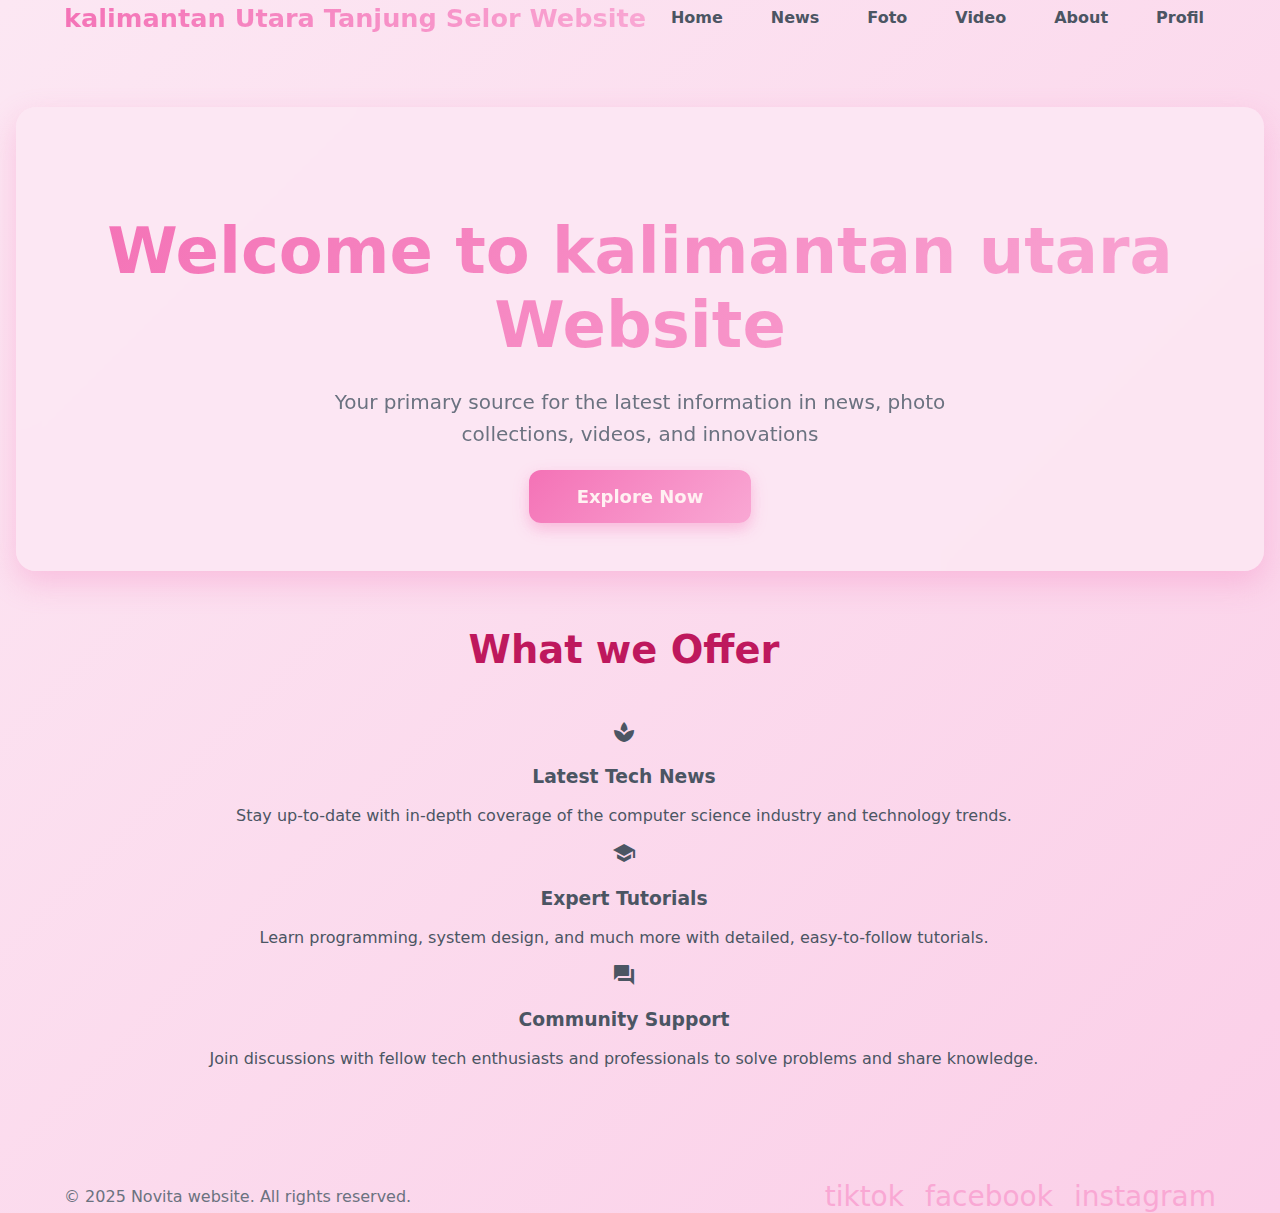
<file: index.html>
<!DOCTYPE html>
<html>
<head>
    <title>Im@Website - Home</title>
    <link href="https://fonts.googleapis.com/icon?family=Material+Icons" rel="stylesheet" />
    <link rel="stylesheet" href="index.css" />
</head>
<body>
    <header class="banner class=header">
        <div class="container header-container">
            <a href="index.html" class="brand" aria-label="Ima homepage">kalimantan Utara Tanjung Selor Website</a>
            <nav role="navigation" aria-label="Primary navigation" class="nav">
                <a href="index.html" class="nav-link" tabindex="0">Home</a>
                <a href="News.html" class="nav-link" tabindex="0">News</a>
                <a href="Foto.html" class="nav-link" tabindex="0">Foto</a>
                <a href="Vidio.html" class="nav-link" tabindex="0">Video</a>
                <a href="About.html" class="nav-link" tabindex="0">About</a>
                <a href="Profil.html" class="nav-link" tabindex="0">Profil</a>
            </nav>
        </div>
    </header>

    <main class="main-content">
        <section class="hero">
            <div class="container hero-content">
                <h1>Welcome to kalimantan utara Website</h1>
                <p>Your primary source for the latest information in news, photo collections, videos, and innovations</p>
                <a href="#" class="btn-primary" role="button">Explore Now</a>
            </div>
        </section>

        <section class="features container">
            <h2 class="section-title">What we Offer</h2>
            <div class="features-grid">
                <article class="feature-card" tabindex="0">
                    <span class="material-icons feature-icon" aria-hidden="true">newspaper</span>
                    <h3>Latest Tech News</h3>
                    <p>Stay up-to-date with in-depth coverage of the computer science industry and technology trends.</p>
                </article>

                <article class="feature-card" tabindex="0">
                    <span class="material-icons feature-icon" aria-hidden="true">school</span>
                    <h3>Expert Tutorials</h3>
                    <p>Learn programming, system design, and much more with detailed, easy-to-follow tutorials.</p>
                </article>

                <article class="feature-card" tabindex="0">
                    <span class="material-icons feature-icon" aria-hidden="true">forum</span>
                    <h3>Community Support</h3>
                    <p>Join discussions with fellow tech enthusiasts and professionals to solve problems and share knowledge.</p>
                </article>
            </div>
        </section>
    </main>

    <footer class="footer" role="contentinfo">
        <div class="container footer-content">
            <p>&copy; 2025 Novita website. All rights reserved.</p>
            <nav aria-label="Social media">
                <a href="#" class="social-link" aria-label="Visit Ima Tiktok"><span class="material-icons-outlined">tiktok</span></a>
                <a href="#" class="social-link" aria-label="Visit Ima Facebook"><span class="material-icons-outlined">facebook</span></a>
                <a href="#" class="social-link" aria-label="Visit Ima Instagram"><span class="material-icons-outlined">instagram</span></a>
            </nav>
        </div>
    </footer>

</body>
</html>
</file>
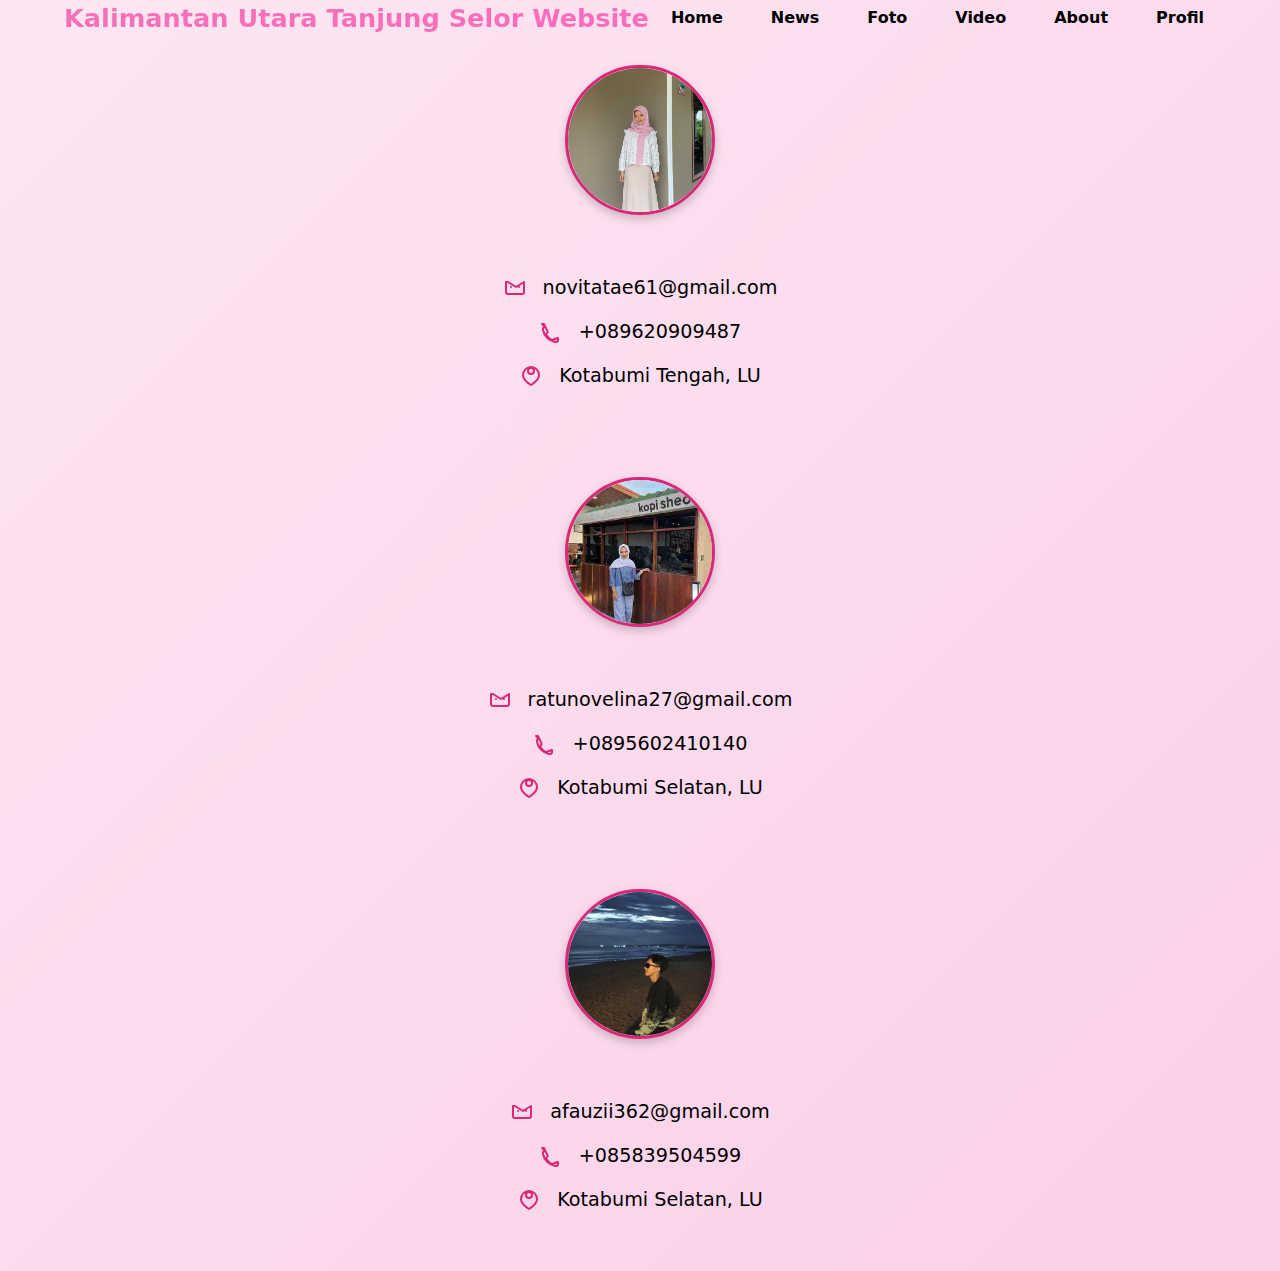
<file: About.html>
<!DOCTYPE html>
<html>
<head>
    <title>Profil Team</title>
    <link rel="stylesheet" type="text/css" href="About.css" />
</head>
<body>
     <header class="banner class=header">
        <div class="container header-container">
            <a href="index.html" class="brand" aria-label="Ima homepage">Kalimantan Utara Tanjung Selor Website</a>
            <nav role="navigation" aria-label="Primary navigation" class="nav">
                <a href="index.html" class="nav-link" tabindex="0">Home</a>
                <a href="News.html" class="nav-link" tabindex="0">News</a>
                <a href="Foto.html" class="nav-link" tabindex="0">Foto</a>
                <a href="Vidio.html" class="nav-link" tabindex="0">Video</a>
                <a href="About.html" class="nav-link" tabindex="0">About</a>
                <a href="Profil.html" class="nav-link" tabindex="0">Profil</a>
            </nav>
        </div>
    </header>

      <div class="foto-container">
  <img src="novita.jpg" alt="Foto Profil" class="foto-profil">
</div>

    <section class="contact-info" aria-label="Contact Information">
      <div class="contact-item" title="Email Address">
        <svg xmlns="http://www.w3.org/2000/svg" fill="none" viewBox="0 0 24 24" stroke="currentColor" aria-hidden="true">
        <path stroke-linejoin="round" stroke-linecap="round" stroke-width="2" d="M16 12h.01M8 12h.01M3 7v10a2 2 0 002 2h14a2 2 0 002-2V7l-8 5-8-5z"/></svg>
        <span>novitatae61@gmail.com</span>
      </div>
      <div class="contact-item" title="Phone Number">
        <svg xmlns="http://www.w3.org/2000/svg" fill="none" stroke="currentColor" viewBox="0 0 24 24" aria-hidden="true">
        <path stroke-linejoin="round" stroke-linecap="round" stroke-width="2" d="M3 5h2l3.6 7.59a1 1 0 01-.26 1.11l-1.42 1.42a16.03 16.03 0 006.52 6.52l1.42-1.42a1 1 0 011.11-.26L19 19v2a2 2 0 01-2 2h-1a15 15 0 01-12-12v-1a2 2 0 012-2z"/></svg>
        <span>+089620909487</span>
      </div>
      <div class="contact-item" title="Location">
        <svg xmlns="http://www.w3.org/2000/svg" fill="none" stroke="currentColor" viewBox="0 0 24 24" aria-hidden="true"><path stroke-linejoin="round" stroke-linecap="round" stroke-width="2" d="M12 11c1.656 0 3-1.344 3-3s-1.344-3-3-3-3 1.344-3 3 1.344 3 3 3zM12 22s8-4.5 8-10A8 8 0 004 12c0 5.5 8 10 8 10z"/></svg>
        <span>Kotabumi Tengah, LU</span>
      </div>
    </section>

    <div class="foto-container">
  <img src="ratuu.jpg" alt="Foto Profil" class="foto-profil">
</div>

    <section class="contact-info" aria-label="Contact Information">
      <div class="contact-item" title="Email Address">
        <svg xmlns="http://www.w3.org/2000/svg" fill="none" viewBox="0 0 24 24" stroke="currentColor" aria-hidden="true">
        <path stroke-linejoin="round" stroke-linecap="round" stroke-width="2" d="M16 12h.01M8 12h.01M3 7v10a2 2 0 002 2h14a2 2 0 002-2V7l-8 5-8-5z"/></svg>
        <span>ratunovelina27@gmail.com</span>
      </div>
      <div class="contact-item" title="Phone Number">
        <svg xmlns="http://www.w3.org/2000/svg" fill="none" stroke="currentColor" viewBox="0 0 24 24" aria-hidden="true">
        <path stroke-linejoin="round" stroke-linecap="round" stroke-width="2" d="M3 5h2l3.6 7.59a1 1 0 01-.26 1.11l-1.42 1.42a16.03 16.03 0 006.52 6.52l1.42-1.42a1 1 0 011.11-.26L19 19v2a2 2 0 01-2 2h-1a15 15 0 01-12-12v-1a2 2 0 012-2z"/></svg>
        <span>+0895602410140</span>
      </div>
      <div class="contact-item" title="Location">
        <svg xmlns="http://www.w3.org/2000/svg" fill="none" stroke="currentColor" viewBox="0 0 24 24" aria-hidden="true"><path stroke-linejoin="round" stroke-linecap="round" stroke-width="2" d="M12 11c1.656 0 3-1.344 3-3s-1.344-3-3-3-3 1.344-3 3 1.344 3 3 3zM12 22s8-4.5 8-10A8 8 0 004 12c0 5.5 8 10 8 10z"/></svg>
        <span>Kotabumi Selatan, LU</span>
      </div>
    </section>

<div class="foto-container">
  <img src="fauzii.jpg" alt="Foto Profil" class="foto-profil">
</div>

    <section class="contact-info" aria-label="Contact Information">
      <div class="contact-item" title="Email Address">
        <svg xmlns="http://www.w3.org/2000/svg" fill="none" viewBox="0 0 24 24" stroke="currentColor" aria-hidden="true">
        <path stroke-linejoin="round" stroke-linecap="round" stroke-width="2" d="M16 12h.01M8 12h.01M3 7v10a2 2 0 002 2h14a2 2 0 002-2V7l-8 5-8-5z"/></svg>
        <span>afauzii362@gmail.com</span>
      </div>
      <div class="contact-item" title="Phone Number">
        <svg xmlns="http://www.w3.org/2000/svg" fill="none" stroke="currentColor" viewBox="0 0 24 24" aria-hidden="true">
        <path stroke-linejoin="round" stroke-linecap="round" stroke-width="2" d="M3 5h2l3.6 7.59a1 1 0 01-.26 1.11l-1.42 1.42a16.03 16.03 0 006.52 6.52l1.42-1.42a1 1 0 011.11-.26L19 19v2a2 2 0 01-2 2h-1a15 15 0 01-12-12v-1a2 2 0 012-2z"/></svg>
        <span>+085839504599</span>
      </div>
      <div class="contact-item" title="Location">
        <svg xmlns="http://www.w3.org/2000/svg" fill="none" stroke="currentColor" viewBox="0 0 24 24" aria-hidden="true"><path stroke-linejoin="round" stroke-linecap="round" stroke-width="2" d="M12 11c1.656 0 3-1.344 3-3s-1.344-3-3-3-3 1.344-3 3 1.344 3 3 3zM12 22s8-4.5 8-10A8 8 0 004 12c0 5.5 8 10 8 10z"/></svg>
        <span>Kotabumi Selatan, LU</span>
      </div>
    </section>

</body>
</html>
</file>
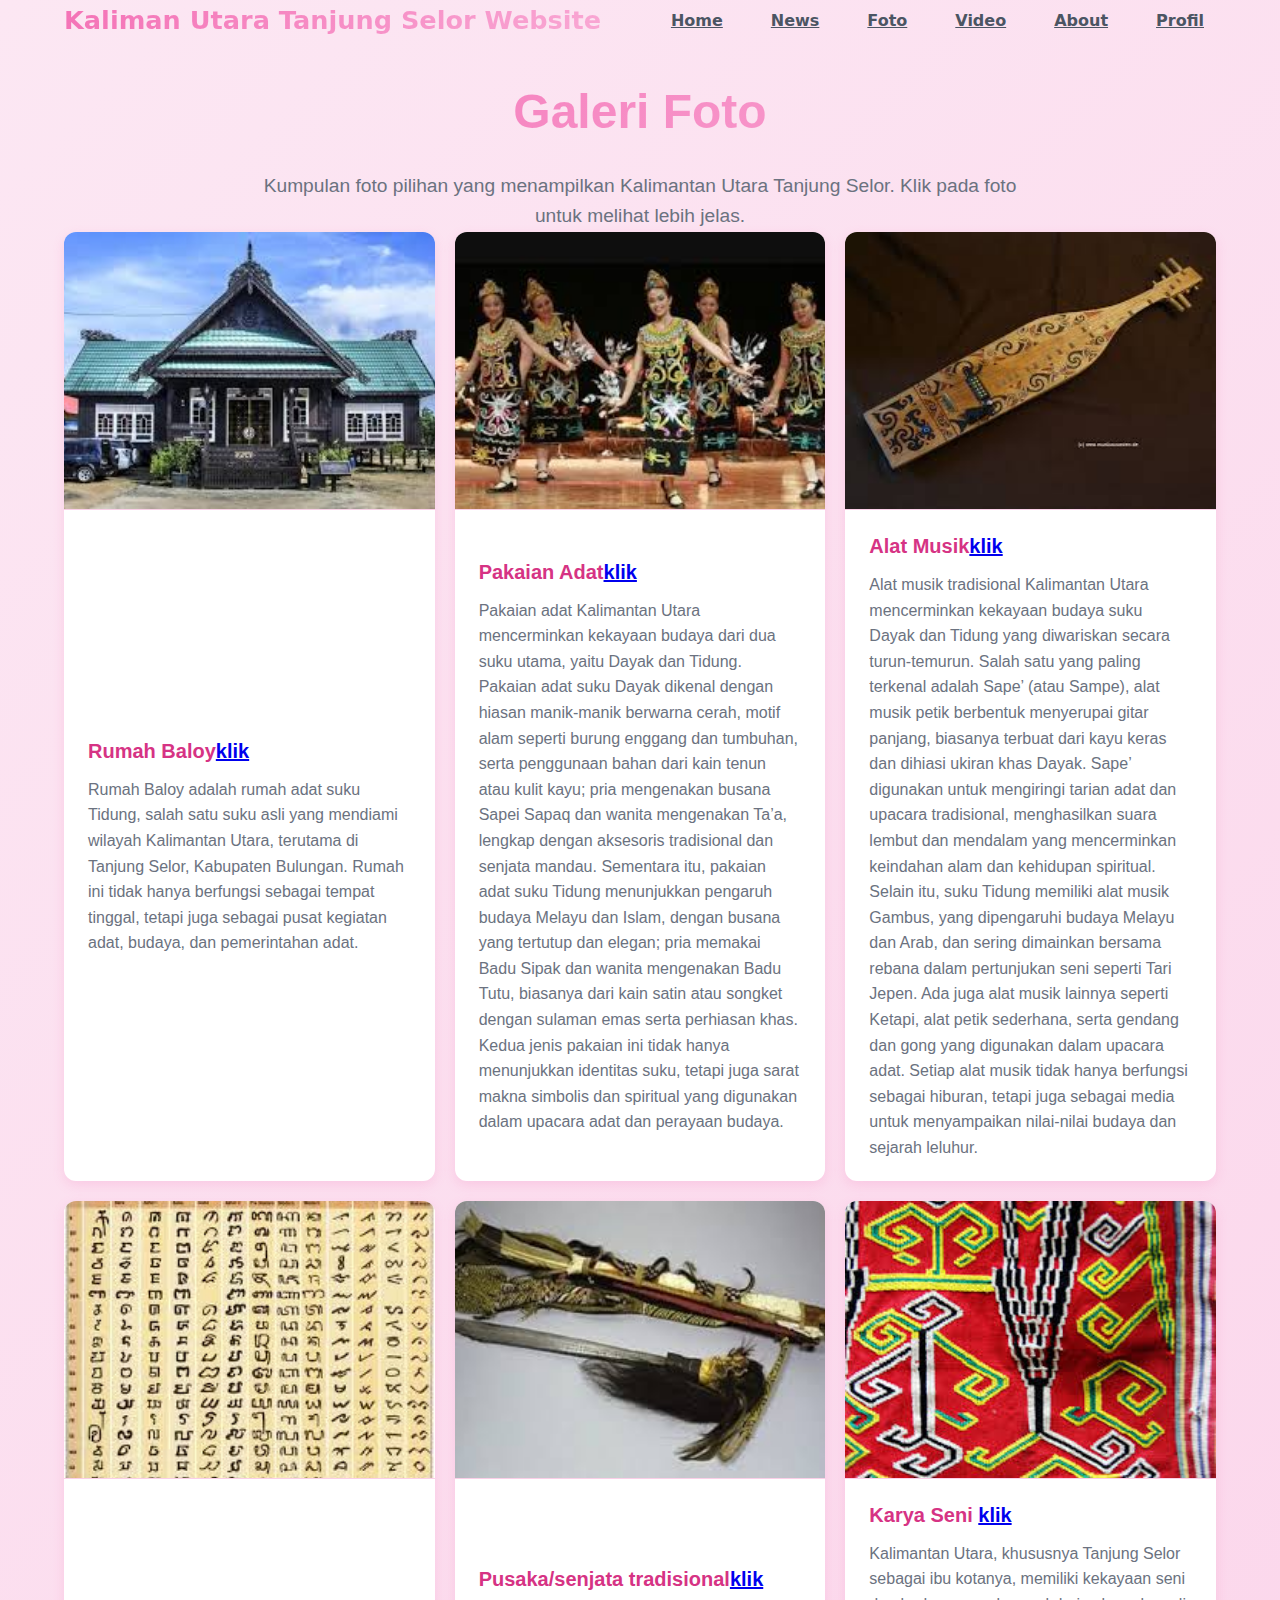
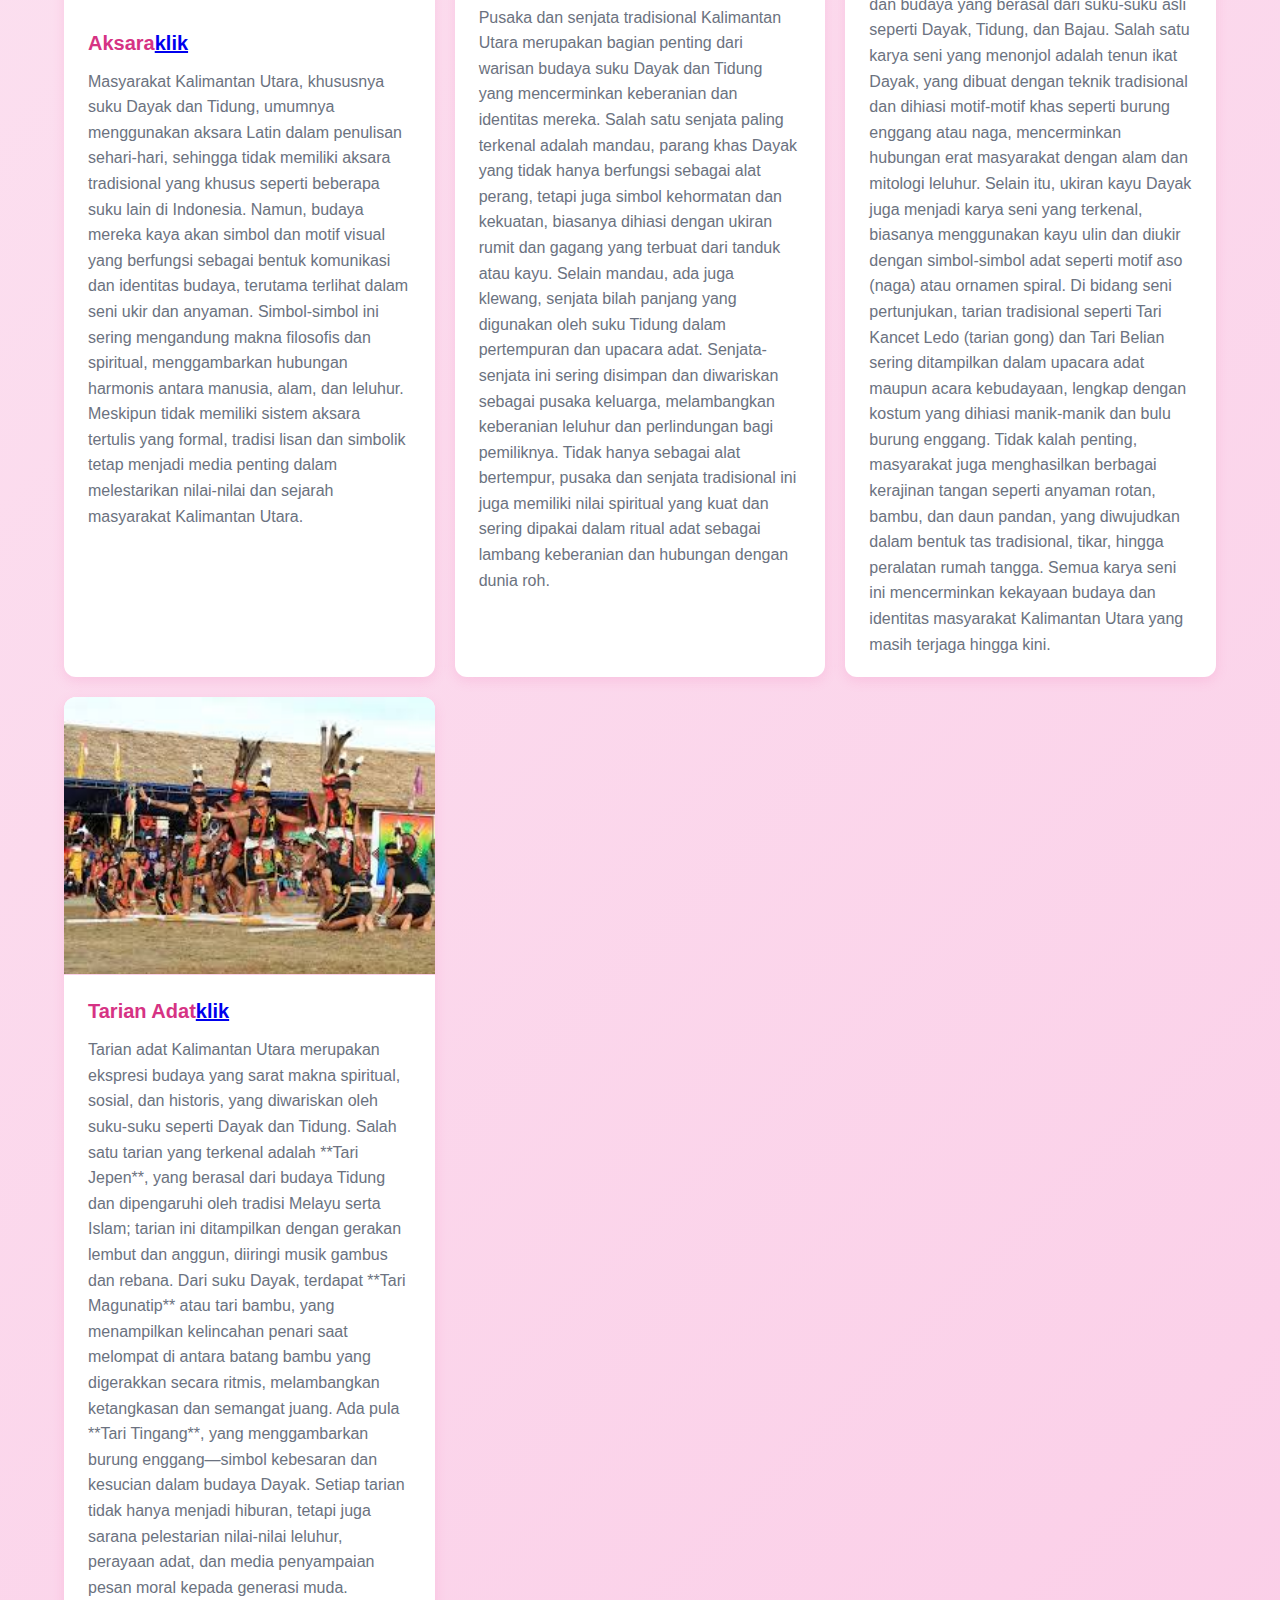
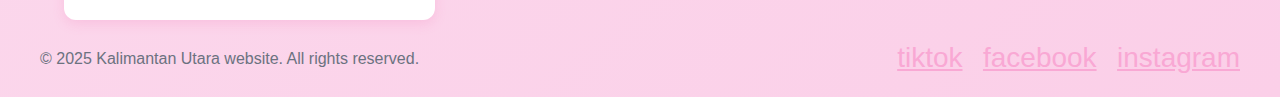
<file: Foto.html>
<!DOCTYPE html>
<html>
<head>
    <title>Galeri Foto</title>
    <link rel="stylesheet" type="text/css" href="Poto.css" />
</head>
<body>
     <header class="banner class=header">
        <div class="container header-container">
            <a href="index.html" class="brand" aria-label="Ima homepage">Kaliman Utara Tanjung Selor Website</a>
            <nav role="navigation" aria-label="Primary navigation" class="nav">
                <a href="index.html" class="nav-link" tabindex="0">Home</a>
                <a href="News.html" class="nav-link" tabindex="0">News</a>
                <a href="Foto.html" class="nav-link" tabindex="0">Foto</a>
                <a href="Vidio.html" class="nav-link" tabindex="0">Video</a>
                <a href="About.html" class="nav-link" tabindex="0">About</a>
                <a href="Profil.html" class="nav-link" tabindex="0">Profil</a>
            </nav>
        </div>
    </header>

<main class="container" role="main" aria-label="Galeri Foto">
    <h1>Galeri Foto</h1>
    <p class="description">Kumpulan foto pilihan yang menampilkan Kalimantan Utara Tanjung Selor. Klik pada foto untuk melihat lebih jelas.</p>
    
    <section class="gallery-grid">
        <article class="card" tabindex="0" aria-label="Rumah Adat">
            <img src="rumah adat.jpeg" alt="Rumah Adat" loading="lazy" />
            <div class="card-body">
                <h2 class="card-title"> Rumah Baloy<a href="rumah adat.jpeg">klik</a></h2>
                <p class="card-desc">Rumah Baloy adalah rumah adat suku Tidung, salah satu suku asli yang mendiami
                    wilayah Kalimantan Utara, terutama di Tanjung Selor, Kabupaten Bulungan. Rumah ini tidak hanya
                    berfungsi sebagai tempat tinggal, tetapi juga sebagai pusat kegiatan adat, budaya, dan pemerintahan adat.</p>
            </div>
        </article>
    
        <article class="card" tabindex="0" aria-label="Pakaian Adat">
            <img src="pakaian adat.jpeg " alt="Pakaian Adat" loading="lazy" />
            <div class="card-body">
                <h2 class="card-title">Pakaian Adat<a href="pakaian adat.jpeg">klik</a></h2>
                <p class="card-desc">Pakaian adat Kalimantan Utara mencerminkan kekayaan budaya dari dua suku utama,
                     yaitu Dayak dan Tidung. Pakaian adat suku Dayak dikenal dengan hiasan manik-manik berwarna 
                     cerah, motif alam seperti burung enggang dan tumbuhan, serta penggunaan bahan dari kain tenun 
                     atau kulit kayu; pria mengenakan busana Sapei Sapaq dan wanita mengenakan Ta’a, lengkap dengan 
                     aksesoris tradisional dan senjata mandau. Sementara itu, pakaian adat suku Tidung menunjukkan 
                     pengaruh budaya Melayu dan Islam, dengan busana yang tertutup dan elegan; pria memakai Badu 
                     Sipak dan wanita mengenakan Badu Tutu, biasanya dari kain satin atau songket dengan sulaman 
                     emas serta perhiasan khas. Kedua jenis pakaian ini tidak hanya menunjukkan identitas suku, 
                     tetapi juga sarat makna simbolis dan spiritual yang digunakan dalam upacara adat dan perayaan 
                     budaya.</p>
            </div>
        </article>
    
        <article class="card" tabindex="0" aria-label="Alat Musik">
            <img src="alat musik.jpeg" alt="Alat Musik" loading="lazy" />
            <div class="card-body">
                <h2 class="card-title">Alat Musik<a href="alat musik.jpeg">klik</a></h2>
                <p class="card-desc">Alat musik tradisional Kalimantan Utara mencerminkan kekayaan budaya suku Dayak
                     dan Tidung yang diwariskan secara turun-temurun. Salah satu yang paling terkenal adalah Sape’ 
                     (atau Sampe), alat musik petik berbentuk menyerupai gitar panjang, biasanya terbuat dari kayu 
                     keras dan dihiasi ukiran khas Dayak. Sape’ digunakan untuk mengiringi tarian adat dan upacara 
                     tradisional, menghasilkan suara lembut dan mendalam yang mencerminkan keindahan alam dan 
                     kehidupan spiritual. Selain itu, suku Tidung memiliki alat musik Gambus, yang dipengaruhi budaya
                    Melayu dan Arab, dan sering dimainkan bersama rebana dalam pertunjukan seni seperti Tari Jepen. 
                     Ada juga alat musik lainnya seperti Ketapi, alat petik sederhana, serta gendang dan gong yang
                    digunakan dalam upacara adat. Setiap alat musik tidak hanya berfungsi sebagai hiburan, tetapi
                     juga sebagai media untuk menyampaikan nilai-nilai budaya dan sejarah leluhur.</p>
            </div>
        </article>
    
        <article class="card" tabindex="0" aria-label="Aksara">
            <img src="aksara.jpeg" alt="Aksara" loading="lazy" />
            <div class="card-body">
                <h2 class="card-title">Aksara<a href="aksara.jpeg">klik</a></h2>
                <p class="card-desc">Masyarakat Kalimantan Utara, khususnya suku Dayak dan Tidung, umumnya menggunakan 
                    aksara Latin dalam penulisan sehari-hari, sehingga tidak memiliki aksara tradisional yang khusus 
                    seperti beberapa suku lain di Indonesia. Namun, budaya mereka kaya akan simbol dan motif visual yang 
                    berfungsi sebagai bentuk komunikasi dan identitas budaya, terutama terlihat dalam seni ukir dan anyaman.
                    Simbol-simbol ini sering mengandung makna filosofis dan spiritual, menggambarkan hubungan harmonis antara 
                    manusia, alam, dan leluhur. Meskipun tidak memiliki sistem aksara tertulis yang formal, tradisi lisan dan 
                    simbolik tetap menjadi media penting dalam melestarikan nilai-nilai dan sejarah masyarakat Kalimantan Utara.</p>
            </div>
        </article>

        <article class="card" tabindex="0" aria-label="Pusaka/Senjata Tradisional">
            <img src="senjata tradisional.jpeg" alt="Pusaka/Senjata Tradisional" loading="lazy" />
            <div class="card-body">
                <h2 class="card-title">Pusaka/senjata tradisional<a href="senjata tradisional.jpeg">klik</a></h2>
                <p class="card-desc">Pusaka dan senjata tradisional Kalimantan Utara merupakan bagian penting dari
                     warisan budaya suku Dayak dan Tidung yang mencerminkan keberanian dan identitas mereka. Salah 
                     satu senjata paling terkenal adalah mandau, parang khas Dayak yang tidak hanya berfungsi 
                     sebagai alat perang, tetapi juga simbol kehormatan dan kekuatan, biasanya dihiasi dengan 
                     ukiran rumit dan gagang yang terbuat dari tanduk atau kayu. Selain mandau, ada juga klewang, 
                     senjata bilah panjang yang digunakan oleh suku Tidung dalam pertempuran dan upacara adat. 
                     Senjata-senjata ini sering disimpan dan diwariskan sebagai pusaka keluarga, melambangkan
                     keberanian leluhur dan perlindungan bagi pemiliknya. Tidak hanya sebagai alat bertempur,
                     pusaka dan senjata tradisional ini juga memiliki nilai spiritual yang kuat dan sering dipakai
                     dalam ritual adat sebagai lambang keberanian dan hubungan dengan dunia roh.</p>
            </div>
        </article>
    
        <article class="card" tabindex="0" aria-label="Karya Seni">
            <img src="karya seni.jpeg" alt="Karya Seni" loading="lazy" />
            <div class="card-body">
                <h2 class="card-title">Karya Seni <a href="karya seni.jpeg">klik</a></h2>
                <p class="card-desc">Kalimantan Utara, khususnya Tanjung Selor sebagai ibu kotanya, memiliki kekayaan
                     seni dan budaya yang berasal dari suku-suku asli seperti Dayak, Tidung, dan Bajau. Salah satu karya
                     seni yang menonjol adalah tenun ikat Dayak, yang dibuat dengan teknik tradisional dan dihiasi 
                     motif-motif khas seperti burung enggang atau naga, mencerminkan hubungan erat masyarakat dengan
                     alam dan mitologi leluhur. Selain itu, ukiran kayu Dayak juga menjadi karya seni yang terkenal, 
                     biasanya menggunakan kayu ulin dan diukir dengan simbol-simbol adat seperti motif aso (naga) atau 
                     ornamen spiral. Di bidang seni pertunjukan, tarian tradisional seperti Tari Kancet Ledo (tarian 
                     gong) dan Tari Belian sering ditampilkan dalam upacara adat maupun acara kebudayaan, lengkap dengan
                     kostum yang dihiasi manik-manik dan bulu burung enggang. Tidak kalah penting, masyarakat juga menghasilkan 
                     berbagai kerajinan tangan seperti anyaman rotan, bambu, dan daun pandan, yang diwujudkan dalam bentuk 
                     tas tradisional, tikar, hingga peralatan rumah tangga. Semua karya seni ini mencerminkan kekayaan
                     budaya dan identitas masyarakat Kalimantan Utara yang masih terjaga hingga kini.</p>
            </div>
        </article>

        <article class="card" tabindex="0" aria-label="Tarian Adat">
            <img src="tarian adat.jpeg" alt="Tarian Adat" loading="lazy" />
            <div class="card-body">
                <h2 class="card-title">Tarian Adat<a href="tarian adat.jpeg">klik</a></h2>
                <p class="card-desc">Tarian adat Kalimantan Utara merupakan ekspresi budaya yang sarat makna spiritual,
                     sosial, dan historis, yang diwariskan oleh suku-suku seperti Dayak dan Tidung. Salah satu tarian yang 
                     terkenal adalah **Tari Jepen**, yang berasal dari budaya Tidung dan dipengaruhi oleh tradisi Melayu
                     serta Islam; tarian ini ditampilkan dengan gerakan lembut dan anggun, diiringi musik gambus dan rebana. 
                     Dari suku Dayak, terdapat **Tari Magunatip** atau tari bambu, yang menampilkan kelincahan penari saat 
                     melompat di antara batang bambu yang digerakkan secara ritmis, melambangkan ketangkasan dan semangat 
                     juang. Ada pula **Tari Tingang**, yang menggambarkan burung enggang—simbol kebesaran dan kesucian dalam
                     budaya Dayak. Setiap tarian tidak hanya menjadi hiburan, tetapi juga sarana pelestarian nilai-nilai 
                     leluhur, perayaan adat, dan media penyampaian pesan moral kepada generasi muda.</p>
            </div>
        </article>
    </section>
</main>
<footer class="footer" role="contentinfo">
        <div class="container footer-content">
            <p>&copy; 2025 Kalimantan Utara website. All rights reserved.</p>
            <nav aria-label="Social media">
                <a href="#" class="social-link" aria-label="Visit Ima Tiktok"><span class="material-icons-outlined">tiktok</span></a>
                <a href="#" class="social-link" aria-label="Visit Ima Facebook"><span class="material-icons-outlined">facebook</span></a>
                <a href="#" class="social-link" aria-label="Visit Ima Instagram"><span class="material-icons-outlined">instagram</span></a>
            </nav>
        </div>
    </footer>
</body>
</html>
</file>
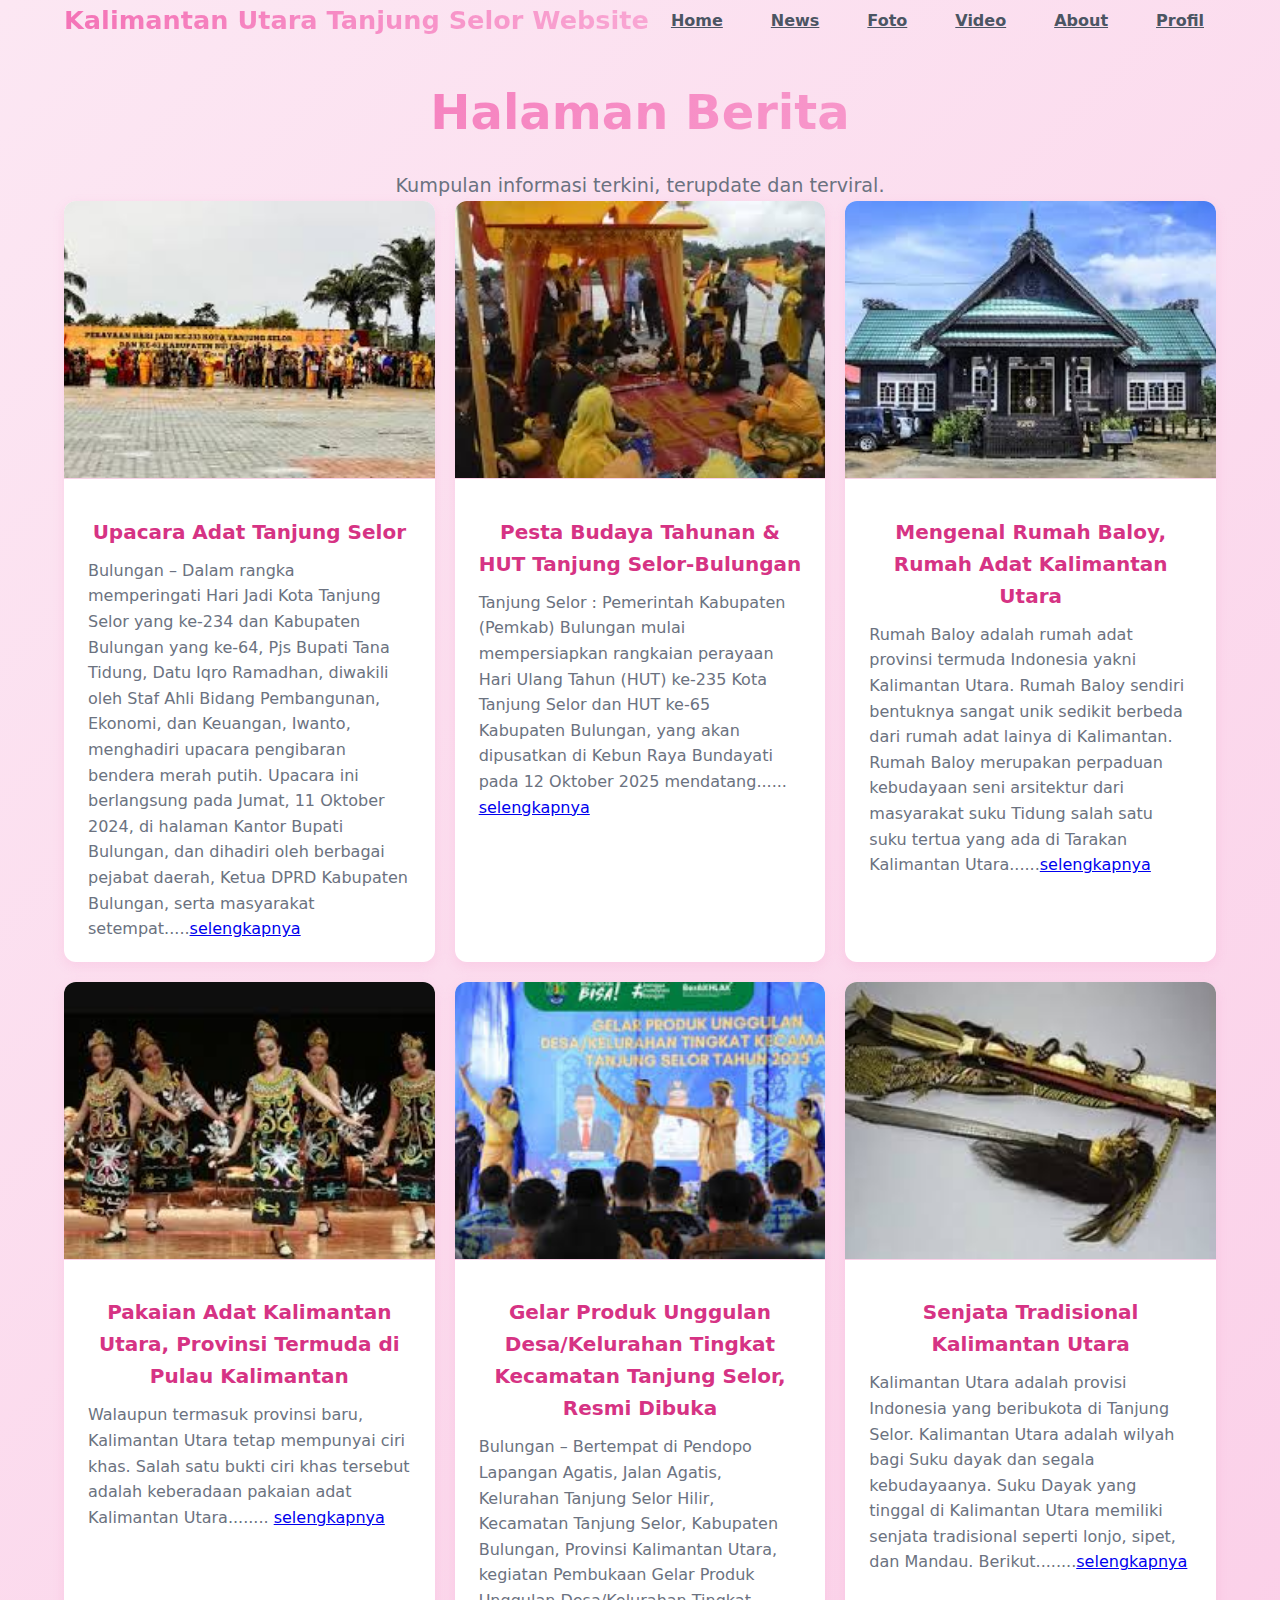
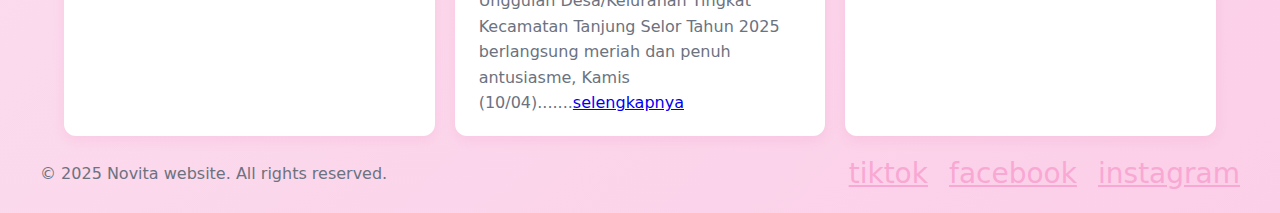
<file: News.html>
<!DOCTYPE html>
<html>
<head>
    <title>Halaman Berita</title>
    <link rel="stylesheet" type="text/css" href="News.css" />
</head>
<body>
    <header class="banner class=header">
        <div class="container header-container">
            <a href="index.html" class="brand" aria-label="Ima homepage">Kalimantan Utara Tanjung Selor Website</a>
            <nav role="navigation" aria-label="Primary navigation" class="nav">
                <a href="index.html" class="nav-link" tabindex="0">Home</a>
                <a href="News.html" class="nav-link" tabindex="0">News</a>
                <a href="Foto.html" class="nav-link" tabindex="0">Foto</a>
                <a href="Vidio.html" class="nav-link" tabindex="0">Video</a>
                <a href="About.html" class="nav-link" tabindex="0">About</a>
                <a href="Profil.html" class="nav-link" tabindex="0">Profil</a>
            </nav>
        </div>
    </header>

<main class="container" role="main" aria-label="Galeri Foto">
    <h1>Halaman Berita</h1>
    <p class="description">Kumpulan informasi terkini, terupdate dan terviral.</p>
    
    <section class="gallery-grid">
        <article class="card" tabindex="0" aria-label="Raja Ampat">
            <img src="upacara tanjung selor.jpeg" alt="Upacara Adat Tanjung Selor" loading="lazy" />
            <div class="card-body">
                <h2 class="card-title">Upacara Adat Tanjung Selor</h2>
                <p class="card-desc">Bulungan – Dalam rangka memperingati Hari Jadi Kota Tanjung Selor yang ke-234 
                    dan Kabupaten Bulungan yang ke-64, Pjs Bupati Tana Tidung, Datu Iqro Ramadhan, diwakili oleh 
                    Staf Ahli Bidang Pembangunan, Ekonomi, dan Keuangan, Iwanto, menghadiri upacara pengibaran 
                    bendera merah putih. Upacara ini berlangsung pada Jumat, 11 Oktober 2024, di halaman Kantor 
                    Bupati Bulungan, dan dihadiri oleh berbagai pejabat daerah, Ketua DPRD Kabupaten Bulungan, 
                    serta masyarakat setempat.....<a href="https://tanatidungkab.go.id/pustaka-9552-Pjs-Bupati-Tana-Tidung-Hadiri-Upacara-Peringatan-HUT-Kota-Tanjung-Selor-dan-Kabup-jpg-">selengkapnya</a></p>
            </div>
        </article>

        <article class="card" tabindex="0" aria-label="">
            <img src="acara tahunan tanjung selor.jpeg" alt="Pesta Budaya Tahunan & HUT Tanjung Selor" loading="lazy" />
            <div class="card-body">
                <h2 class="card-title">Pesta Budaya Tahunan & HUT Tanjung Selor-Bulungan</h2>
                <p class="card-desc">Tanjung Selor : Pemerintah Kabupaten (Pemkab) Bulungan mulai mempersiapkan 
                    rangkaian perayaan Hari Ulang Tahun (HUT) ke-235 Kota Tanjung Selor dan HUT ke-65 Kabupaten 
                    Bulungan, yang akan dipusatkan di Kebun Raya Bundayati pada 12 Oktober 2025 mendatang......
                    <a href="https://www.rri.co.id/tarakan/daerah/1579427/birau-2025-bulungan-digelar-di-kebun-raya-bundayati">selengkapnya</a></p>
            </div>
        </article>
        
        <article class="card" tabindex="0" aria-label="">
            <img src="rumah adat.jpeg" alt="Mengenal Rumah Baloy, Rumah Adat Kalimantan Utara" loading="lazy" />
            <div class="card-body">
                <h2 class="card-title">Mengenal Rumah Baloy, Rumah Adat Kalimantan Utara</h2>
                <p class="card-desc">Rumah Baloy adalah rumah adat provinsi termuda Indonesia yakni Kalimantan Utara. 
                    Rumah Baloy sendiri bentuknya sangat unik sedikit berbeda dari rumah adat lainya di Kalimantan. 
                    Rumah Baloy merupakan perpaduan kebudayaan seni arsitektur dari masyarakat suku Tidung salah satu
                    suku tertua yang ada di Tarakan Kalimantan Utara......<a href="https://backpackerjakarta.com/mengenal-rumah-baloy-rumah-adat-kalimantan-utara/">selengkapnya</a></p>
            </div>
        </article>

        <article class="card" tabindex="0" aria-label="">
            <img src="pakaian adat.jpeg" alt="Pakaian Adat Kalimantan Utara, Provinsi Termuda di Pulau Kalimantan" loading="lazy" />
            <div class="card-body">
                <h2 class="card-title">Pakaian Adat Kalimantan Utara, Provinsi Termuda di Pulau Kalimantan</h2>
                <p class="card-desc">Walaupun termasuk provinsi baru, Kalimantan Utara tetap mempunyai ciri khas.
                     Salah satu bukti ciri khas tersebut adalah keberadaan pakaian adat Kalimantan Utara........
                     <a href="https://kumparan.com/sejarah-dan-sosial/pakaian-adat-kalimantan-utara-provinsi-termuda-di-pulau-kalimantan-22ZaRdNlMsQ/2">selengkapnya</a></p>
            </div>
        </article>

        <article class="card" tabindex="0" aria-label="">
            <img src="gelar produk.jpeg" alt="Gelar Produk Unggulan Desa/Kelurahan Tingkat Kecamatan Tanjung Selor, Resmi Dibuka" loading="lazy" />
            <div class="card-body">
                <h2 class="card-title">Gelar Produk Unggulan Desa/Kelurahan Tingkat Kecamatan Tanjung Selor, Resmi Dibuka</h2>
                <p class="card-desc">Bulungan – Bertempat di Pendopo Lapangan Agatis, Jalan Agatis, Kelurahan Tanjung 
                    Selor Hilir, Kecamatan Tanjung Selor, Kabupaten Bulungan, Provinsi Kalimantan Utara, kegiatan 
                    Pembukaan Gelar Produk Unggulan Desa/Kelurahan Tingkat Kecamatan Tanjung Selor Tahun 2025 
                    berlangsung meriah dan penuh antusiasme, Kamis (10/04).......<a href="https://kabarbulungan.com/2025/04/10/gelar-produk-unggulan-desa-kelurahan-tingkat-kecamatan-tanjung-selor-resmi-dibuka/">selengkapnya</a></p>
            </div>
        </article>

        <article class="card" tabindex="0" aria-label="">
            <img src="senjata tradisional.jpeg" alt="Senjata Tradisional Kalimantan Utara" loading="lazy" />
            <div class="card-body">
                <h2 class="card-title">Senjata Tradisional Kalimantan Utara</h2>
                <p class="card-desc">Kalimantan Utara adalah provisi Indonesia yang beribukota di Tanjung Selor. 
                    Kalimantan Utara adalah wilyah bagi Suku dayak dan segala kebudayaanya. Suku Dayak yang tinggal
                    di Kalimantan Utara memiliki senjata tradisional seperti lonjo, sipet, dan Mandau. 
                    Berikut........<a href="https://rri.co.id/lain-lain/342613/senjata-tradisional-kalimantan-utara">selengkapnya</a></p>
            </div>
        </article>
        </section>
</main>
<footer class="footer" role="contentinfo">
        <div class="container footer-content">
            <p>&copy; 2025 Novita website. All rights reserved.</p>
            <nav aria-label="Social media">
                <a href="#" class="social-link" aria-label="Visit Ima Tiktok"><span class="material-icons-outlined">tiktok</span></a>
                <a href="#" class="social-link" aria-label="Visit Ima Facebook"><span class="material-icons-outlined">facebook</span></a>
                <a href="#" class="social-link" aria-label="Visit Ima Instagram"><span class="material-icons-outlined">instagram</span></a>
            </nav>
        </div>
    </footer>
</body>
</html>
</file>
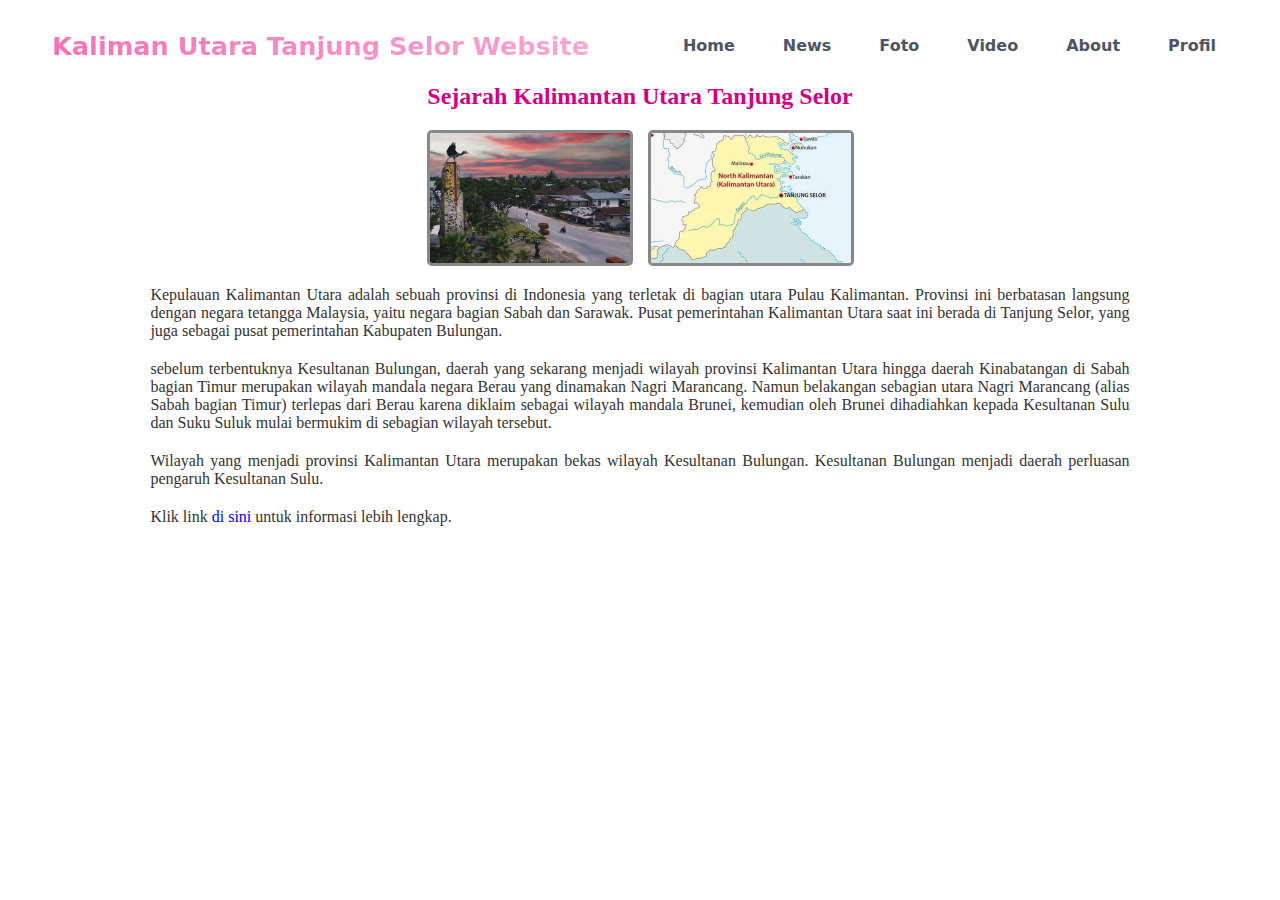
<file: Profil.html>
<!DOCTYPE html>
<html lang="id">
<head>
    <meta charset="UTF-8">
    <title>Sejarah Kalimantan Utara Tanjung Selor</title>
    <link rel="stylesheet" href="Profil.css">
</head>
<body>
     <header class="banner class=header">
        <div class="container header-container">
            <a href="index.html" class="brand" aria-label="Ima homepage">Kaliman Utara Tanjung Selor Website</a>
            <nav role="navigation" aria-label="Primary navigation" class="nav">
                <a href="index.html" class="nav-link" tabindex="0">Home</a>
                <a href="News.html" class="nav-link" tabindex="0">News</a>
                <a href="Foto.html" class="nav-link" tabindex="0">Foto</a>
                <a href="Vidio.html" class="nav-link" tabindex="0">Video</a>
                <a href="About.html" class="nav-link" tabindex="0">About</a>
                <a href="Profil.html" class="nav-link" tabindex="0">Profil</a>
            </nav>
        </div>
    </header>

    <h2>Sejarah Kalimantan Utara Tanjung Selor</h2>

    <div class="gambar-container">
        <img src="ibu kota.jpg" alt="ibu kota riau">
        <img src="peta.jpg" alt="peta">
    </div>

    <p>
        Kepulauan Kalimantan Utara adalah sebuah provinsi di Indonesia yang terletak di bagian utara Pulau Kalimantan. Provinsi ini berbatasan langsung dengan negara tetangga Malaysia, yaitu negara bagian Sabah dan Sarawak. Pusat pemerintahan Kalimantan Utara saat ini berada di Tanjung Selor, yang juga sebagai pusat pemerintahan Kabupaten Bulungan.
    </p>
    
    <p>
      sebelum terbentuknya Kesultanan Bulungan, daerah yang sekarang menjadi wilayah provinsi Kalimantan Utara hingga daerah Kinabatangan di Sabah bagian Timur merupakan wilayah mandala negara Berau yang dinamakan Nagri Marancang. Namun belakangan sebagian utara Nagri Marancang (alias Sabah bagian Timur) terlepas dari Berau karena diklaim sebagai wilayah mandala Brunei, kemudian oleh Brunei dihadiahkan kepada Kesultanan Sulu dan Suku Suluk mulai bermukim di sebagian wilayah tersebut.
    </p>
    
    <p>
       Wilayah yang menjadi provinsi Kalimantan Utara merupakan bekas wilayah Kesultanan Bulungan. Kesultanan Bulungan menjadi daerah perluasan pengaruh Kesultanan Sulu.
    </p>

    <p>Klik link <a href="https://id.wikipedia.org/wiki/Kalimantan_Utara#Sejarah" target="_blank">di sini</a> untuk informasi lebih lengkap.</p>

</body>
</html>
</file>
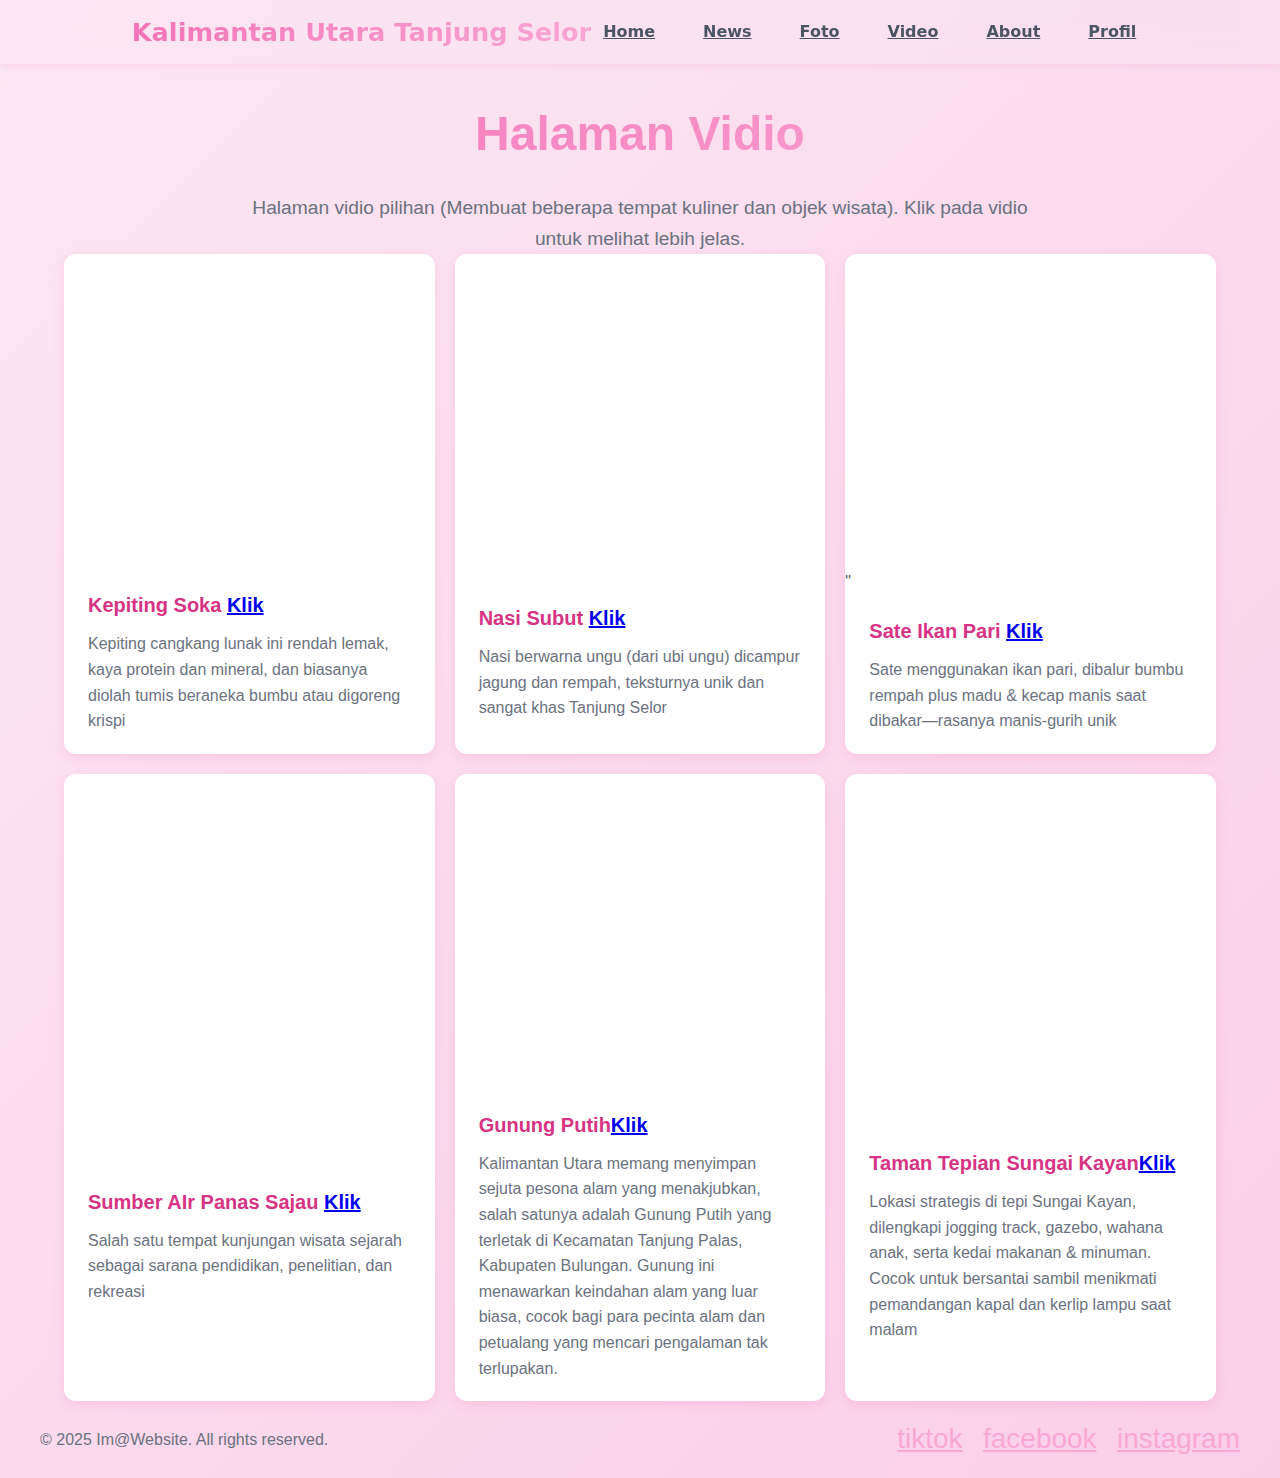
<file: Vidio.html>
<!DOCTYPE html>
<html>
<head>
    <title>Halaman Vidio</title>
    <link rel="stylesheet" type="text/css" href="Vidio.css" />
</head>
<body>
    <header role="banner" class="header">
    <div class="container header-container">
      <a href="index.html" class="brand" aria-label="Ima homepage">Kalimantan Utara Tanjung Selor</a>
      <nav role="navigation" aria-label="Primary navigation" class="nav">
        <a href="index.html" class="nav-link" tabindex="0">Home</a>
        <a href="News.html" class="nav-link" tabindex="0">News</a>
        <a href="Foto.html" class="nav-link" tabindex="0">Foto</a>
        <a href="Vidio.html" class="nav-link" tabindex="0">Video</a>
        <a href="About.html" class="nav-link" tabindex="0">About</a>
        <a href="Profil.html" class="nav-link" tabindex="0">Profil</a>
      </nav>
    </div>
  </header>
<main class="container" role="main" aria-label="Halaman Vidio">
    <h1>Halaman Vidio</h1>

    <p class="description">Halaman vidio pilihan (Membuat beberapa tempat kuliner dan objek wisata). Klik pada vidio untuk melihat lebih jelas.</p>
    <section class="gallery-grid">
        <article class="card" tabindex="0" aria-label="Kepiting Soka">
            <iframe width="560" height="315" src="https://www.youtube.com/embed/XZF-zaVw-1o?si=Ncr5Hxt2KohgNg8s" title="YouTube video player" frameborder="0" allow="accelerometer; autoplay; clipboard-write; encrypted-media; gyroscope; picture-in-picture; web-share" referrerpolicy="strict-origin-when-cross-origin" allowfullscreen></iframe>
            <div class="card-body">
                <h2 class="card-title">Kepiting Soka <a href="https://youtu.be/EwY6zQEH_rE?si=IjZ_3WcqK6W91IvI">Klik</a></h2>
                <p class="card-desc">Kepiting cangkang lunak ini rendah lemak, kaya protein dan mineral, dan biasanya diolah tumis beraneka bumbu atau digoreng krispi</p>
            </div>
        </article>

        <article class="card" tabindex="0" aria-label="Nasi Subut">
            <iframe width="560" height="315" height="315" src="https://www.youtube.com/embed/wNF0lJiTE1I?si=aDV54f4RxUMI636p" title="YouTube video player" frameborder="0" allow="accelerometer; autoplay; clipboard-write; encrypted-media; gyroscope; picture-in-picture; web-share" referrerpolicy="strict-origin-when-cross-origin" allowfullscreen></iframe>
            <div class="card-body">
                <h2 class="card-title">Nasi Subut <a href="https://youtu.be/wNF0lJiTE1I?si=d6cm2TSARF7J-OB4">Klik</a></h2>
                <p class="card-desc">Nasi berwarna ungu (dari ubi ungu) dicampur jagung dan rempah, teksturnya unik dan sangat khas Tanjung Selor</p>
            </div>
        </article>

        <article class="card" tabindex="0" aria-label="Sate Ikan Pari">
            <iframe width="560" height="315" height="315" height="315" src="https://www.youtube.com/embed/hxUPdXgsUhM?si=Hqo7IJnqS_wVDdMF" title="YouTube video player" frameborder="0" allow="accelerometer; autoplay; clipboard-write; encrypted-media; gyroscope; picture-in-picture; web-share" referrerpolicy="strict-origin-when-cross-origin" allowfullscreen></iframe>"
            <div class="card-body">
                <h2 class="card-title">Sate Ikan Pari <a href="https://youtu.be/hxUPdXgsUhM?si=01bIMo78Hz-Krlbz">Klik</a></h2>
                <p class="card-desc">Sate menggunakan ikan pari, dibalur bumbu rempah plus madu & kecap manis saat dibakar—rasanya manis-gurih unik</p>
            </div>
        </article>

        <article class="card" tabindex="0" aria-label="Sumber Air Panas Sajau">
            <iframe width="560" height="315" height="315" src="https://www.youtube.com/embed/3mEn8gkUia4?si=fn-m5QHoX4hYHdY1" title="YouTube video player" frameborder="0" allow="accelerometer; autoplay; clipboard-write; encrypted-media; gyroscope; picture-in-picture; web-share" referrerpolicy="strict-origin-when-cross-origin" allowfullscreen></iframe>
            <div class="card-body">
                <h2 class="card-title">Sumber AIr Panas Sajau <a href="https://youtu.be/3mEn8gkUia4?si=iG86rPFtA8MNKg7r">Klik</a></h2>
                <p class="card-desc">Salah satu tempat kunjungan wisata sejarah sebagai sarana pendidikan, penelitian, dan rekreasi</p>
            </div>
        </article>

        <article class="card" tabindex="0" aria-label="Gunung Putih">
            <iframe width="560" height="315" height="315"  src="https://www.youtube.com/embed/IgOWsED02pk?si=sKEdXFR9JvIuscBF" title="YouTube video player" frameborder="0" allow="accelerometer; autoplay; clipboard-write; encrypted-media; gyroscope; picture-in-picture; web-share" referrerpolicy="strict-origin-when-cross-origin" allowfullscreen></iframe>
            <div class="card-body">
                <h2 class="card-title">Gunung Putih<a href="https://youtu.be/IgOWsED02pk?si=VSh33fwayfBOCgaN">Klik</a></h2>
                <p class="card-desc">Kalimantan Utara memang menyimpan sejuta pesona alam yang menakjubkan, salah satunya adalah Gunung Putih yang terletak di Kecamatan Tanjung Palas, Kabupaten Bulungan. Gunung ini menawarkan keindahan alam yang luar biasa, cocok bagi para pecinta alam dan petualang yang mencari pengalaman tak terlupakan.</p>
        </article>

        <article class="card" tabindex="0" aria-label="Taman Tepian Sungai Kayan">
            <iframe width="560" height="315" height="315"  height="315" src="https://www.youtube.com/embed/VWCDMJ3Pz4o?si=QZ0Vpi4z3W-dyz5H" title="YouTube video player" frameborder="0" allow="accelerometer; autoplay; clipboard-write; encrypted-media; gyroscope; picture-in-picture; web-share" referrerpolicy="strict-origin-when-cross-origin" allowfullscreen></iframe>
            <div class="card-body">
                <h2 class="card-title">Taman Tepian Sungai Kayan<a href="https://youtu.be/VWCDMJ3Pz4o?si=POMCCBDglGovbPXq">Klik</a></h2>
                <p class="card-desc">Lokasi strategis di tepi Sungai Kayan, dilengkapi jogging track, gazebo, wahana anak, serta kedai makanan & minuman. Cocok untuk bersantai sambil menikmati pemandangan kapal dan kerlip lampu saat malam</p>
            </div>
        </article>
    </section>
</main>
<footer class="footer" role="contentinfo">
    <div class="container footer-content">
      <p>&copy; 2025 Im@Website. All rights reserved.</p>
      <nav aria-label="social media">
        <a href="#" class="social-link" aria-label="Visit Ima Tiktok"><span class="material-icons-outlined">tiktok</span></a>
        <a href="#" class="social-link" aria-label="Visit Ima Facebook"><span class="material-icons-outlined">facebook</span></a>
        <a href="#" class="social-link" aria-label="Visit Ima Instagram"><span class="material-icons-outlined">instagram</span></a>
      </nav>
    </div>
  </footer>
</body>
</html>
</file>
<file: Profil.css>
body {
    background-color:  #f472b6
    font-family: Arial, sans-serif;
    text-align: center;
    padding: 20px;
}

h2 {
    color: #d10087;
    margin-bottom: 20px;
}

p {
    width: 80%;
    margin: 0 auto 20px;
    text-align: justify;
    font-size: 16px;
    color: #333;
}
/* Header */
.header {
  position: sticky;
  top: 0;
  width: 100%;
  height: 64px;
  background: rgba(252, 231, 243, 0.2);
  backdrop-filter: blur(16px);
  -webkit-backdrop-filter: blur(16px);
  box-shadow: 0 2px 8px rgba(244, 114, 182, 0.15);
  display: flex;
  align-items: center;
  z-index: 1000;
  font-family: 'Inter', system-ui, sans-serif; /* ✅ FONT SAMA */
}

.header-container {
  max-width: 1200px;
  margin: 0 auto;
  padding: 0 24px;
  display: flex;
  justify-content: space-between;
  align-items: center;
}

.brand {
  font-family: 'Inter', system-ui, sans-serif;  
  font-weight: 900;
  font-size: clamp(1.5rem, 2vw, 2rem);
  background: linear-gradient(135deg, #f472b6 0%, #f9a8d4 100%);
  -webkit-background-clip: text;
  -webkit-text-fill-color: transparent;
  user-select: none;
}
.nav {
  display: flex;
  gap: 24px;
}

.nav-link {
  font-family: 'Inter', system-ui, sans-serif;
  font-weight: 600;
  font-size: 1rem;
  padding: 8px 12px;
  border-radius: 8px;
  color: #4b5563;
  transition: background 0.3s ease;
}

.nav-link:hover,
.nav-link:focus-visible {
  background: rgba(244, 114, 182, 0.2);
}

.gambar-container {
    display: flex;
    justify-content: center;
    gap: 15px;
    margin: 20px 0;
    flex-wrap: wrap;
}

.gambar-container img {
    width: 200px;
    height: 130px;
    object-fit: cover;
    border: 3px solid #888;
    border-radius: 5px;
    transition: transform 0.3s ease;
}

.gambar-container img:hover {
    transform: scale(1.05);
}

a {
    color: blue;
    text-decoration: none;
}

a:hover {
    text-decoration: underline;
}
</file>
<file: index.css>
/* Reset and base */
*,
*::before,
*::after {
  box-sizing: border-box;
}

body {
  margin: 0;
  font-family: 'Inter', system-ui, sans-serif;
  background: linear-gradient(135deg, #fce7f3 0%, #fbcfe8 100%);
  color: #4b5563;
  min-height: 100vh;
  display: flex;
  flex-direction: column;
}

a {
  color: inherit;
  text-decoration: none;
}

a:focus-visible {
  outline: 2px solid #f9a8d4;
  outline-offset: 2px;
}

.container {
  max-width: 1200px;
  margin: 0 auto;
  padding: 0 24px;
}

/* Scrollbar */
::-webkit-scrollbar {
  width: 8px;
}

::-webkit-scrollbar-track {
  background: #fce7f3;
}

::-webkit-scrollbar-thumb {
  background: #f472b6;
  border-radius: 4px;
}

/* Header */
.header {
  position: sticky;
  top: 0;
  height: 64px;
  backdrop-filter: blur(16px);
  background: rgba(252, 231, 243, 0.8);
  box-shadow: 0 2px 8px rgba(0, 0, 0, 0.2);
  display: flex;
  align-items: center;
  z-index: 1000;
}

.header-container {
  display: flex;
  justify-content: space-between;
  align-items: center;
}

.brand {
  font-weight: 900;
  font-size: clamp(1.5rem, 2vw, 2rem);
  background: linear-gradient(135deg, #f472b6 0%, #f9a8d4 100%);
  -webkit-background-clip: text;
  -webkit-text-fill-color: transparent;
  user-select: none;
}

.nav {
  display: flex;
  gap: 24px;
}

.nav-link {
  font-weight: 600;
  font-size: 1rem;
  padding: 8px 12px;
  border-radius: 8px;
  color: #4b5563;
  transition: background 0.3s ease;
}

.nav-link:hover,
.nav-link:focus-visible {
  background: rgba(244, 114, 182, 0.3);
}

/* Main content */
.main-content {
  flex: 1;
  display: flex;
  flex-direction: column;
  padding-top: 48px;
}

.hero {
  background: rgba(252, 231, 243, 0.9);
  backdrop-filter: blur(10px);
  border-radius: 20px;
  margin: 24px 16px;
  padding: 64px 32px;
  text-align: center;
  box-shadow: 0 12px 30px rgba(244, 114, 182, 0.3);
}

.hero-content h1 {
  font-size: clamp(2.5rem, 5vw, 4rem);
  font-weight: 900;
  margin-bottom: 24px;
  background: linear-gradient(135deg, #f472b6 0%, #f9a8d4 100%);
  -webkit-background-clip: text;
  -webkit-text-fill-color: transparent;
  user-select: none;
}

.hero-content p {
  font-size: clamp(1.1rem, 2vw, 1.25rem);
  margin-bottom: 36px;
  color: #6b7280;
  max-width: 700px;
  margin-left: auto;
  margin-right: auto;
  line-height: 1.6;
}

.btn-primary {
  padding: 16px 48px;
  border-radius: 12px;
  font-weight: 700;
  border: none;
  cursor: pointer;
  font-size: clamp(1rem, 2vw, 1.125rem);
  color: #fff1f2;
  background: linear-gradient(135deg, #f472b6 0%, #f9a8d4 100%);
  box-shadow: 0 6px 15px rgba(244, 114, 182, 0.4);
  transition: background 0.3s ease, box-shadow 0.3s ease, transform 0.2s ease;
}

.btn-primary:hover,
.btn-primary:focus-visible {
  background: linear-gradient(135deg, #f9a8d4 0%, #f472b6 100%);
  box-shadow: 0 9px 25px rgba(244, 114, 182, 0.7);
  transform: translateY(-3px);
}

/* Features section */
.features {
  margin: 0 24px 96px;
  text-align: center;
}

.section-title {
  font-size: clamp(1.75rem, 3vw, 2.5rem);
  font-weight: 900;
  margin-bottom: 48px;
  user-select: none;
  color: #be185d;
}

/* Footer */
.footer-content {
  display: flex;
  justify-content: space-between;
  align-items: center;
  width: 100%;
  max-width: 1200px;
  margin: 0 auto;
  gap: 24px;
}

.footer p {
  margin: 0;
  color: #6b7280;
}

.social-link {
  color: #f9a8d4;
  font-size: 28px;
  margin-left: 16px;
  transition: color 0.3s ease;
}

.social-link:hover,
.social-link:focus-visible {
  color: #f472b6;
  outline: none;
}

/* Responsive */
@media (max-width: 767px) {
  .footer-content {
    flex-direction: column;
    gap: 12px;
    text-align: center;
  }

  .social-link {
    margin-left: 0;
  }
}
</file>
<file: About.css>
/* Reset and base */
*,
*::before,
*::after {
  box-sizing: border-box;
}

body {
  margin: 0;
  font-family: 'Inter', system-ui, sans-serif;
  background: linear-gradient(135deg, #fce7f3 0%, #fbcfe8 100%);
  color: #000;
  min-height: 100vh;
  display: flex;
  flex-direction: column;
}

a {
  color: inherit;
  text-decoration: none;
}

a:focus-visible {
  outline: 2px solid #a5b4fc;
  outline-offset: 2px;
}

.container {
  max-width: 1200px;
  margin-left: auto;
  margin-right: auto;
  padding: 0 24px;
}

/* Scrollbar */
::-webkit-scrollbar {
  width: 8px;
}

::-webkit-scrollbar-track {
  background: #fdc6e2;
}

::-webkit-scrollbar-thumb {
  background: #f5bad5;
  border-radius: 4px;
}

/* Header */
.header {
  position: sticky;
  top: 0;
  height: 64px;
  backdrop-filter: blur(16px);
  background: rgba(249, 168, 212, 0.75);
  box-shadow: 0 2px 8px rgba(0, 0, 0, 0.5);
  display: flex;
  align-items: center;
  z-index: 1000;
}
.header-container {
  display: flex;
  justify-content: space-between;
  align-items: center;
}

.brand {
  font-weight: 900;
  font-size: clamp(1.5rem, 2vw, 2rem);
  background: linear-gradient(135deg, #f472b6, #fc6cbb);
  -webkit-background-clip: text;
  -webkit-text-fill-color: transparent;
  user-select: none;
}

.nav {
  display: flex;
  gap: 24px;
}

.nav-link {
  font-weight: 600;
  font-size: 1rem;
  padding: 8px 12px;
  border-radius: 8px;
  color: #000;
  transition: background 0.3s ease;
}

.nav-link:hover,
.nav-link:focus-visible {
  background: rgba(236, 72, 153, 0.3);
}

/* Main content */
.main-content {
  flex: 1;
  display: flex;
  flex-direction: column;
  padding-top: 48px;
}
.hero {
  background: rgba(249, 168, 212, 0.8);
  backdrop-filter: blur(10px);
  border-radius: 20px;
  margin: 24px 64px;
  padding: 64px 32px;
  text-align: center;
  box-shadow: 0 12px 30px rgba(219, 39, 119, 0.3);
}

.hero-content h1 {
  font-size: clamp(2.5rem, 5vw, 4rem);
  font-weight: 900;
  margin-bottom: 24px;
  background: linear-gradient(135deg, #f472b6, #f9a8d4);
  -webkit-background-clip: text;
  -webkit-text-fill-color: transparent;
  user-select: none;
}

.hero-content p {
  font-size: clamp(1.1rem, 2vw, 1.25rem);
  margin-bottom: 36px;
  color: #333;
  max-width: 700px;
  margin-left: auto;
  margin-right: auto;
  line-height: 1.5;
}

.btn-primary {
  padding: 16px 48px;
  border-radius: 12px;
  font-weight: 700;
  border: none;
  cursor: pointer;
  font-size: clamp(1rem, 2vw, 1.125rem);
  color: #fff;
  background: linear-gradient(135deg, #db2777 0%, #f472b6 100%);
  box-shadow: 0 6px 15px rgba(219, 39, 119, 0.6);
  transition: background 0.3s ease, box-shadow 0.3s ease, transform 0.2s ease;
}

.btn-primary:hover,
.btn-primary:focus-visible {
  background: linear-gradient(135deg, #f472b6 0%, #db2777 100%);
  box-shadow: 0 9px 25px rgba(219, 39, 119, 0.9);
  outline: none;
  transform: translateY(-3px);
}

/* Features section */
.features {
  margin: 0 24px 96px;
  text-align: center;
}

.section-title {
  font-size: clamp(1.75rem, 3vw, 2.5rem);
  font-weight: 900;
  margin-bottom: 48px;
  user-select: none;
  color: #1e1e1e;
}

.footer-content {
  display: flex;
  justify-content: space-between;
  align-items: center;
  width: 100%;
  max-width: 1200px;
  margin: 0 auto;
  gap: 24px;
}

.footer p {
  margin: 0;
  color: #000;
}

.social-link {
  color: #555;
  font-size: 28px;
  margin-left: 16px;
  transition: color 0.3s ease;
}

.social-link:hover,
.social-link:focus-visible {
  color: #db2777;
  outline: none;
}

/* Responsive */
@media (max-width: 767px) {
  .features-grid {
    grid-template-columns: 1fr;
  }

  .footer-content {
    flex-direction: column;
    gap: 12px;
    text-align: center;
  }

  .social-link {
    margin-left: 0;
  }
}

.contact-info {
  padding: 40px;
  text-align: center;
}

.contact-item {
  margin: 20px auto;
  display: flex;
  align-items: center;
  justify-content: center;
  gap: 16px;
  font-size: 1.2rem;
}

.contact-item svg {
  width: 24px;
  height: 24px;
  color: #db2777;
}

.foto-container {
  display: flex;
  justify-content: center;
  margin-top: 30px;
}

.foto-profil {
  width: 150px;
  height: 150px;
  border-radius: 50%;
  object-fit: cover;
  border: 3px solid #db2777;
  box-shadow: 0 4px 10px rgba(0, 0, 0, 0.2);
}
</file>
<file: Poto.css>
/* Reset & base */
* {
  box-sizing: border-box;
}

body {
  margin: 0;
  font-family: 'Inter', 'Trebuchet MS', 'Lucida Sans Unicode', sans-serif;
  background: linear-gradient(135deg, #fce7f3 0%, #fbcfe8 100%);
  color: #4b5563;
  font-size: 16px;
  line-height: 1.6;
  -webkit-font-smoothing: antialiased;
  -moz-osx-font-smoothing: grayscale;
  -webkit-text-size-adjust: 100%;
}

.container {
  max-width: 1200px;
  margin: 0 auto;
  padding: 0 1.5em;
}

/* Typography */
h1 {
  font-weight: 900;
  font-size: 3em;
  color: #d63384;
  margin-bottom: 20px;
  text-align: center;
  background: linear-gradient(135deg, #f472b6, #f9a8d4);
  -webkit-background-clip: text;
  -webkit-text-fill-color: transparent;
}

p.description {
  max-width: 800px;
  margin: 0 auto;
  color: #6b7280;
  font-size: 1.2em;
  text-align: center;
  user-select: none;
}

/* Gallery Grid */
.gallery-grid {
  display: grid;
  gap: 20px;
  grid-template-columns: repeat(auto-fit, minmax(280px, 1fr));
}

.card {
  background: #fff;
  border-radius: 12px;
  box-shadow: 0 4px 12px rgba(244, 114, 182, 0.2);
  overflow: hidden;
  display: flex;
  flex-direction: column;
  transition: transform 0.3s ease, box-shadow 0.3s ease;
  cursor: pointer;
}

.card:hover {
  transform: translateY(-5px);
  box-shadow: 0 10px 24px rgba(244, 114, 182, 0.3);
  outline: none;
}

.card img {
  width: 100%;
  aspect-ratio: 4 / 3;
  object-fit: cover;
  display: block;
  border-bottom: 1px solid #fbcfe8;
  user-select: none;
  transition: transform 0.3s ease;
}

.card:hover img,
.card:focus-within img {
  transform: scale(1.05);
}

.card-body {
  padding: 1.25em 1.5em;
  flex-grow: 1;
  display: flex;
  flex-direction: column;
  justify-content: center;
}

.card-title {
  font-weight: 700;
  font-size: 1.25em;
  color: #d63384;
  margin: 0 0 0.5em 0;
  user-select: none;
}

.card-desc {
  font-size: 1em;
  color: #6b7280;
  margin: 0;
  user-select: none;
}

/* Header */
.header {
  position: sticky;
  top: 0;
  width: 100%;
  height: 64px;
  background: rgba(252, 231, 243, 0.2);
  backdrop-filter: blur(16px);
  -webkit-backdrop-filter: blur(16px);
  box-shadow: 0 2px 8px rgba(244, 114, 182, 0.15);
  display: flex;
  align-items: center;
  z-index: 1000;
  font-family: 'Inter', system-ui, sans-serif; /* ✅ FONT SAMA */
}

.header-container {
  max-width: 1200px;
  margin: 0 auto;
  padding: 0 24px;
  display: flex;
  justify-content: space-between;
  align-items: center;
}

.brand {
  font-family: 'Inter', system-ui, sans-serif;  
  font-weight: 900;
  font-size: clamp(1.5rem, 2vw, 2rem);
  background: linear-gradient(135deg, #f472b6 0%, #f9a8d4 100%);
  -webkit-background-clip: text;
  -webkit-text-fill-color: transparent;
  user-select: none;
}

.nav {
  display: flex;
  gap: 24px;
}

.nav-link {
  font-family: 'Inter', system-ui, sans-serif;
  font-weight: 600;
  font-size: 1rem;
  padding: 8px 12px;
  border-radius: 8px;
  color: #4b5563;
  transition: background 0.3s ease;
}

.nav-link:hover,
.nav-link:focus-visible {
  background: rgba(244, 114, 182, 0.2);
}


/* Footer */
.footer-content {
  display: flex;
  justify-content: space-between;
  align-items: center;
  width: 100%;
  max-width: 1200px;
  margin: 0 auto;
  gap: 24px;
  padding: 1rem 0;
}

.footer p {
  margin: 0;
  color: #6b7280;
}

.social-link {
  color: #f9a8d4;
  font-size: 28px;
  margin-left: 16px;
  transition: color 0.3s ease;
}

.social-link:hover,
.social-link:focus-visible {
  color: #f472b6;
  outline: none;
}

/* Responsive */
@media (max-width: 640px) {
  h1 {
    font-size: 2.5em;
  }
  p.description {
    font-size: 1.1em;
  }
}
</file>
<file: News.css>
/* Reset & base */
* {
  box-sizing: border-box;
}

body {
  margin: 0;
  font-family: 'Inter', system-ui, sans-serif;
  background: linear-gradient(135deg, #fce7f3 0%, #fbcfe8 100%);
  color: #4b5563;
  font-size: 16px;
  line-height: 1.6;
  -webkit-font-smoothing: antialiased;
  -moz-osx-font-smoothing: grayscale;
  -webkit-text-size-adjust: 100%;
  min-height: 100vh;
  display: flex;
  flex-direction: column;
}

.container {
  max-width: 1200px;
  margin: 0 auto;
  padding: 0 1.5em;
}

/* Typography */
h1 {
  font-family: 'Inter', system-ui, sans-serif;
  font-weight: 900;
  font-size: 3em;
  margin-bottom: 20px;
  text-align: center;
  background: linear-gradient(135deg, #f472b6, #f9a8d4);
  -webkit-background-clip: text;
  -webkit-text-fill-color: transparent;
}

h2 {
  text-align: center;
  color: #f472b6;
  font-weight: 700;
}

p.description {
  max-width: 800px;
  margin: 0 auto;
  color: #6b7280;
  font-size: 1.2em;
  text-align: center;
  user-select: none;
}

/* Gallery Grid */
.gallery-grid {
  display: grid;
  gap: 20px;
  grid-template-columns: repeat(auto-fit, minmax(280px, 1fr));
}

.card {
  background: #fff;
  border-radius: 12px;
  box-shadow: 0 4px 12px rgba(244, 114, 182, 0.15);
  overflow: hidden;
  display: flex;
  flex-direction: column;
  transition: transform 0.3s ease, box-shadow 0.3s ease;
  cursor: pointer;
}

.card:hover {
  transform: translateY(-4px);
  box-shadow: 0 10px 24px rgba(244, 114, 182, 0.3);
  outline: none;
}

.card img {
  width: 100%;
  aspect-ratio: 4 / 3;
  object-fit: cover;
  display: block;
  border-bottom: 1px solid #fbcfe8;
  user-select: none;
  transition: transform 0.3s ease;
}

.card:hover img,
.card:focus-within img {
  transform: scale(1.05);
}

.card-body {
  padding: 1.25em 1.5em;
  flex-grow: 1;
  display: flex;
  flex-direction: column;
}

.card-title {
  font-weight: 700;
  font-size: 1.25em;
  color: #d63384;
  margin-bottom: 0.5em;
  user-select: none;
}

.card-desc {
  font-size: 1em;
  color: #6b7280;
  margin: 0;
  user-select: none;
}

/* Tombol baca selengkapnya */
.btn-readmore {
  display: inline-block;
  margin-top: 0.75rem;
  padding: 0.5em 1.25em;
  background: linear-gradient(135deg, #f472b6, #f9a8d4);
  color: #fff;
  text-decoration: none;
  border-radius: 9999px;
  font-weight: 600;
  font-size: 0.95em;
  border: none;
  transition: background 0.3s ease, transform 0.3s ease, box-shadow 0.3s ease;
  box-shadow: 0 4px 12px rgba(244, 114, 182, 0.4);
}

.btn-readmore:hover,
.btn-readmore:focus {
  background: linear-gradient(135deg, #f9a8d4, #f472b6);
  transform: translateY(-3px);
  box-shadow: 0 8px 20px rgba(244, 114, 182, 0.5);
  outline: none;
}

/* Header - transparan nyatu */
.header {
  position: sticky;
  top: 0;
  width: 100%;
  height: 64px;
  background: rgba(252, 231, 243, 0.15);
  backdrop-filter: blur(16px);
  -webkit-backdrop-filter: blur(16px);
  box-shadow: 0 2px 8px rgba(244, 114, 182, 0.15);
  display: flex;
  align-items: center;
  z-index: 1000;
  font-family: 'Inter', system-ui, sans-serif;
}

.header-container {
  max-width: 1200px;
  margin: 0 auto;
  padding: 0 24px;
  display: flex;
  justify-content: space-between;
  align-items: center;
}

.brand {
  font-weight: 900;
  font-size: clamp(1.5rem, 2vw, 2rem);
  background: linear-gradient(135deg, #f472b6 0%, #f9a8d4 100%);
  -webkit-background-clip: text;
  -webkit-text-fill-color: transparent;
  user-select: none;
}

.nav {
  display: flex;
  gap: 24px;
}

.nav-link {
  font-weight: 600;
  font-size: 1rem;
  padding: 8px 12px;
  border-radius: 8px;
  color: #4b5563;
  transition: background 0.3s ease;
}

.nav-link:hover,
.nav-link:focus-visible {
  background: rgba(244, 114, 182, 0.2);
  outline: none;
}

/* Footer */
.footer-content {
  display: flex;
  justify-content: space-between;
  align-items: center;
  width: 100%;
  max-width: 1200px;
  margin: 0 auto;
  gap: 24px;
  padding: 1rem 0;
}

.footer p {
  margin: 0;
  color: #6b7280;
}

.social-link {
  color: #f9a8d4;
  font-size: 28px;
  margin-left: 16px;
  transition: color 0.3s ease;
}

.social-link:hover,
.social-link:focus-visible {
  color: #f472b6;
  outline: none;
}

/* Responsive */
@media (max-width: 640px) {
  h1 {
    font-size: 2.5em;
  }
  p.description {
    font-size: 1.1em;
  }
}
</file>
<file: Vidio.css>
/* Reset & base */
* {
  box-sizing: border-box;
}

body {
  margin: 0;
  font-family: 'Inter', 'Trebuchet MS', 'Lucida Sans Unicode', sans-serif;
  background: linear-gradient(135deg, #fce7f3 0%, #fbcfe8 100%);
  color: #4b5563;
  font-size: 16px;
  line-height: 1.6;
  -webkit-font-smoothing: antialiased;
  -moz-osx-font-smoothing: grayscale;
  -webkit-text-size-adjust: 100%;
}

.container {
  max-width: 1200px;
  margin: 0 auto;
  padding: 0 1.5em;
}

/* Typography */
h1 {
  font-weight: 900;
  font-size: 3em;
  color: #d63384;
  margin-bottom: 20px;
  text-align: center;
  background: linear-gradient(135deg, #f472b6, #f9a8d4);
  -webkit-background-clip: text;
  -webkit-text-fill-color: transparent;
}

p.description {
  max-width: 800px;
  margin: 0 auto;
  color: #6b7280;
  font-size: 1.2em;
  text-align: center;
  user-select: none;
}

/* Gallery Grid */
.gallery-grid {
  display: grid;
  gap: 20px;
  grid-template-columns: repeat(auto-fit, minmax(280px, 1fr));
}

.card {
  background: #fff;
  border-radius: 12px;
  box-shadow: 0 4px 12px rgba(244, 114, 182, 0.2);
  overflow: hidden;
  display: flex;
  flex-direction: column;
  transition: transform 0.3s ease, box-shadow 0.3s ease;
  cursor: pointer;
}

.card:hover {
  transform: translateY(-5px);
  box-shadow: 0 10px 24px rgba(244, 114, 182, 0.3);
  outline: none;
}

.card img {
  width: 100%;
  aspect-ratio: 4 / 3;
  object-fit: cover;
  display: block;
  border-bottom: 1px solid #fbcfe8;
  user-select: none;
  transition: transform 0.3s ease;
}

.card:hover img,
.card:focus-within img {
  transform: scale(1.05);
}

.card-body {
  padding: 1.25em 1.5em;
  flex-grow: 1;
  display: flex;
  flex-direction: column;
  justify-content: center;
}

.card-title {
  font-weight: 700;
  font-size: 1.25em;
  color: #d63384;
  margin: 0 0 0.5em 0;
  user-select: none;
}

.card-desc {
  font-size: 1em;
  color: #6b7280;
  margin: 0;
  user-select: none;
}

/* Header */
.header {
  position: sticky;
  top: 0;
  width: 100%;
  height: 64px;
  background: rgba(252, 231, 243, 0.2);
  backdrop-filter: blur(16px);
  -webkit-backdrop-filter: blur(16px);
  box-shadow: 0 2px 8px rgba(244, 114, 182, 0.15);
  display: flex;
  align-items: center;
  z-index: 1000;
  font-family: 'Inter', system-ui, sans-serif; /* ✅ FONT SAMA */
}

.header-container {
  max-width: 1200px;
  margin: 0 auto;
  padding: 0 24px;
  display: flex;
  justify-content: space-between;
  align-items: center;
}

.brand {
  font-family: 'Inter', system-ui, sans-serif;  
  font-weight: 900;
  font-size: clamp(1.5rem, 2vw, 2rem);
  background: linear-gradient(135deg, #f472b6 0%, #f9a8d4 100%);
  -webkit-background-clip: text;
  -webkit-text-fill-color: transparent;
  user-select: none;
}

.nav {
  display: flex;
  gap: 24px;
}

.nav-link {
  font-family: 'Inter', system-ui, sans-serif;
  font-weight: 600;
  font-size: 1rem;
  padding: 8px 12px;
  border-radius: 8px;
  color: #4b5563;
  transition: background 0.3s ease;
}

.nav-link:hover,
.nav-link:focus-visible {
  background: rgba(244, 114, 182, 0.2);
}


/* Footer */
.footer-content {
  display: flex;
  justify-content: space-between;
  align-items: center;
  width: 100%;
  max-width: 1200px;
  margin: 0 auto;
  gap: 24px;
  padding: 1rem 0;
}

.footer p {
  margin: 0;
  color: #6b7280;
}

.social-link {
  color: #f9a8d4;
  font-size: 28px;
  margin-left: 16px;
  transition: color 0.3s ease;
}

.social-link:hover,
.social-link:focus-visible {
  color: #f472b6;
  outline: none;
}

/* Responsive */
@media (max-width: 640px) {
  h1 {
    font-size: 2.5em;
  }
  p.description {
    font-size: 1.1em;
  }
}
</file>
